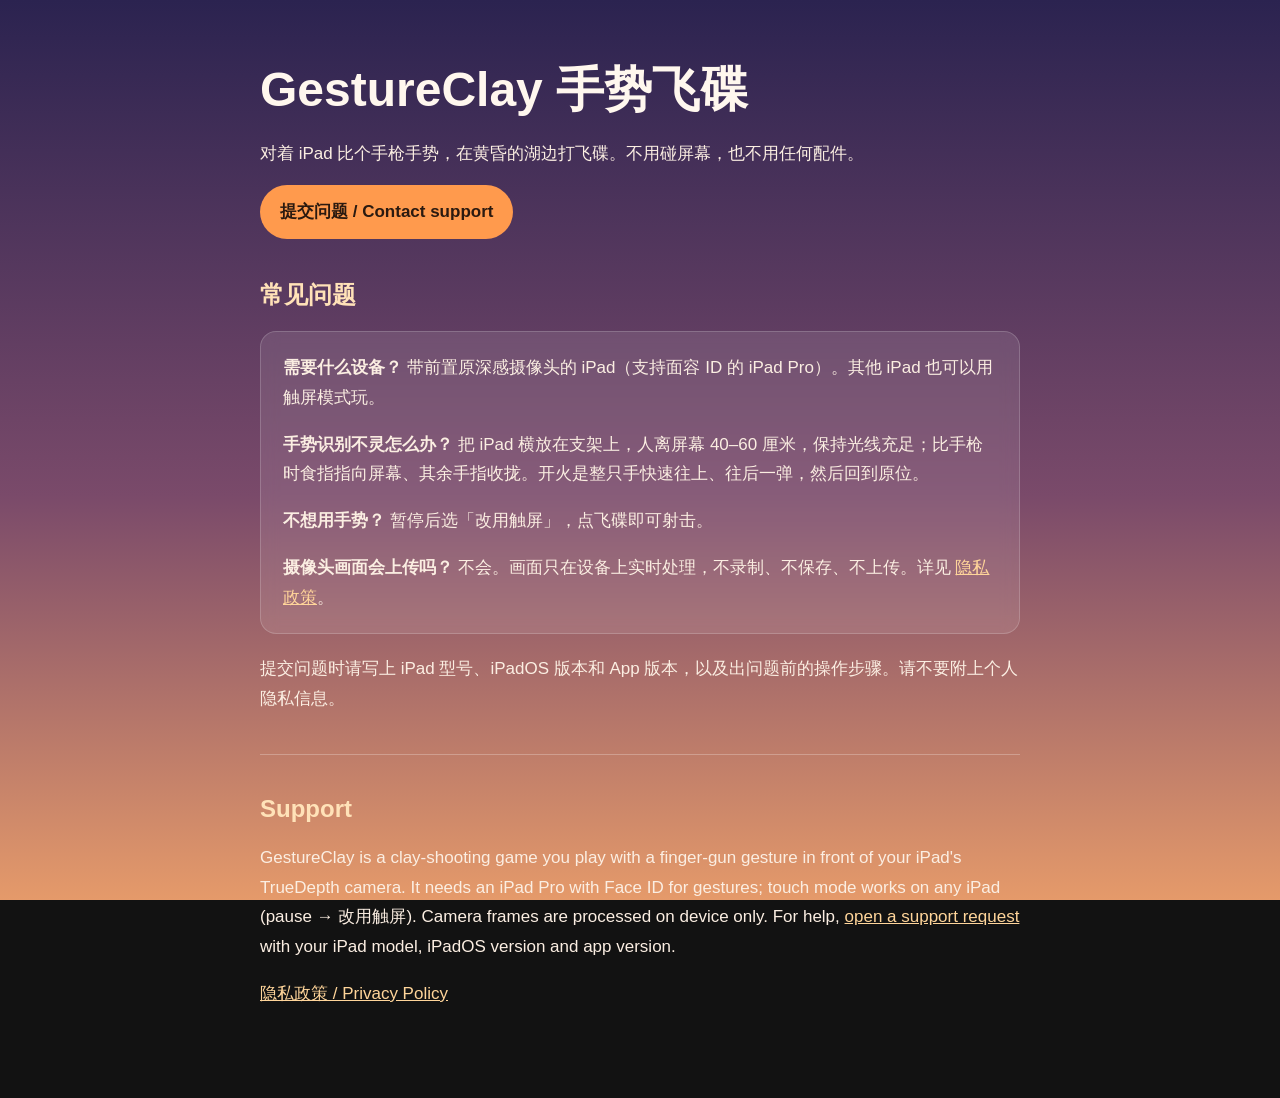
<file: index.html>
<!doctype html>
<html lang="zh-Hans">
<head>
<meta charset="utf-8">
<meta name="viewport" content="width=device-width, initial-scale=1">
<meta name="description" content="GestureClay 手势飞碟 技术支持">
<title>GestureClay 手势飞碟 · 支持</title>
<link rel="stylesheet" href="style.css">
</head>
<body>
<main>
<h1>GestureClay 手势飞碟</h1>
<p>对着 iPad 比个手枪手势，在黄昏的湖边打飞碟。不用碰屏幕，也不用任何配件。</p>
<p><a class="btn" href="https://github.com/jiaqianjing/gestureclay-support/issues/new">提交问题 / Contact support</a></p>

<h2>常见问题</h2>
<div class="card">
<p><b>需要什么设备？</b> 带前置原深感摄像头的 iPad（支持面容 ID 的 iPad Pro）。其他 iPad 也可以用触屏模式玩。</p>
<p><b>手势识别不灵怎么办？</b> 把 iPad 横放在支架上，人离屏幕 40–60 厘米，保持光线充足；比手枪时食指指向屏幕、其余手指收拢。开火是整只手快速往上、往后一弹，然后回到原位。</p>
<p><b>不想用手势？</b> 暂停后选「改用触屏」，点飞碟即可射击。</p>
<p><b>摄像头画面会上传吗？</b> 不会。画面只在设备上实时处理，不录制、不保存、不上传。详见 <a href="privacy.html">隐私政策</a>。</p>
</div>
<p>提交问题时请写上 iPad 型号、iPadOS 版本和 App 版本，以及出问题前的操作步骤。请不要附上个人隐私信息。</p>

<hr>
<h2>Support</h2>
<p>GestureClay is a clay-shooting game you play with a finger-gun gesture in front of your iPad's TrueDepth camera. It needs an iPad Pro with Face ID for gestures; touch mode works on any iPad (pause → 改用触屏). Camera frames are processed on device only. For help, <a href="https://github.com/jiaqianjing/gestureclay-support/issues/new">open a support request</a> with your iPad model, iPadOS version and app version.</p>
<p><a href="privacy.html">隐私政策 / Privacy Policy</a></p>
</main>
</body>
</html>
</file>
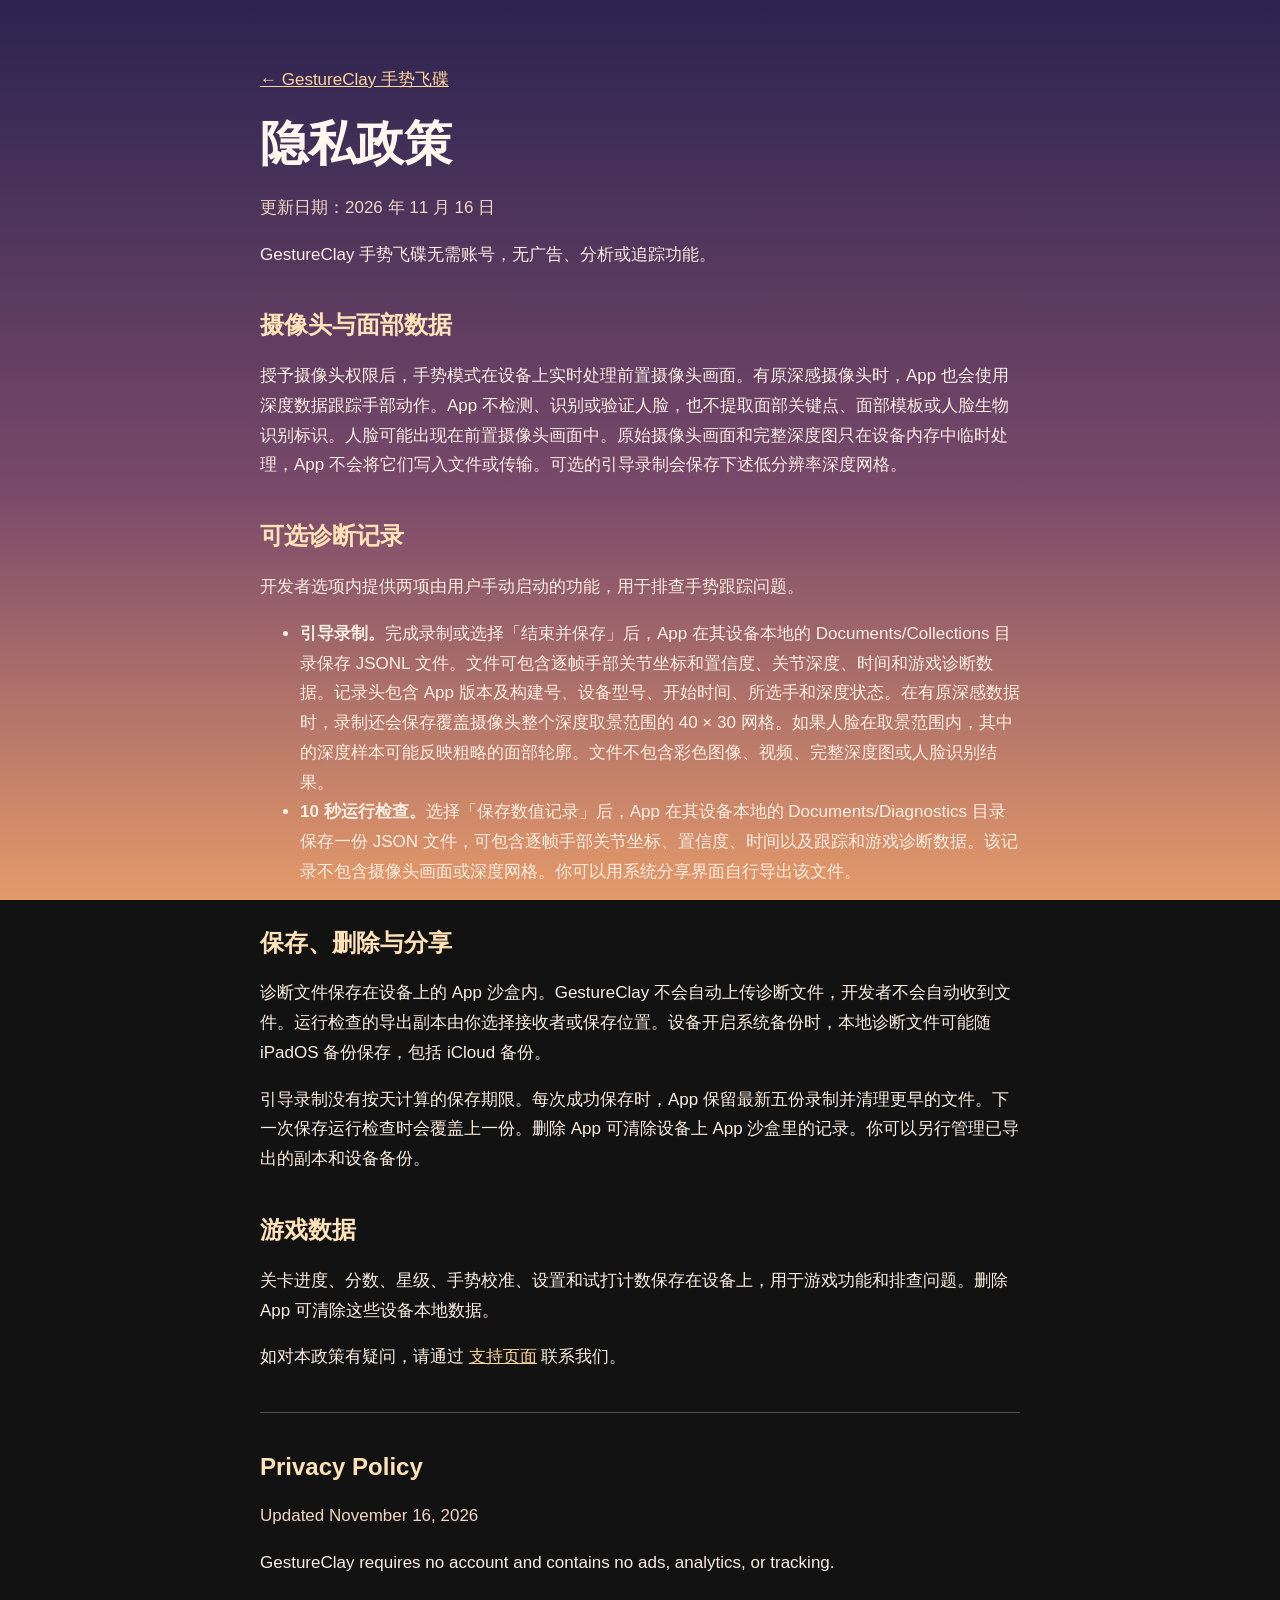
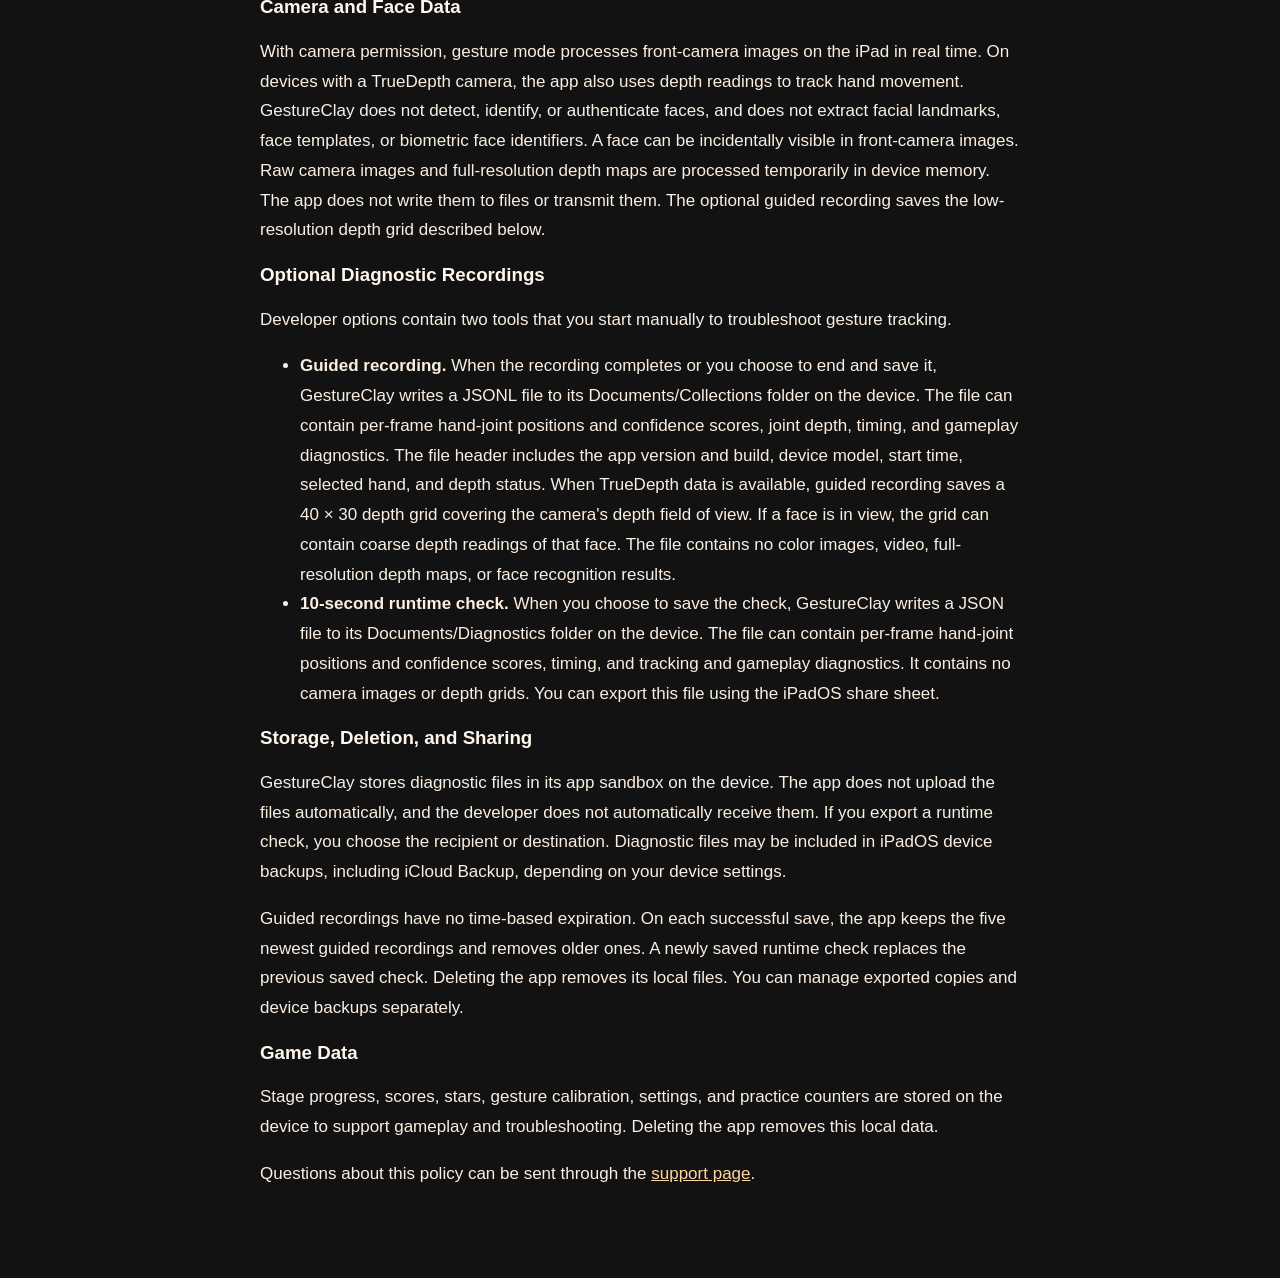
<file: privacy.html>
<!doctype html>
<html lang="zh-Hans">
<head>
<meta charset="utf-8">
<meta name="viewport" content="width=device-width, initial-scale=1">
<meta name="description" content="GestureClay 手势飞碟 隐私政策">
<title>GestureClay 手势飞碟 · 隐私政策</title>
<link rel="stylesheet" href="style.css">
</head>
<body>
<main>
<p><a href="index.html">← GestureClay 手势飞碟</a></p>
<h1>隐私政策</h1>
<p class="date">更新日期：2026 年 11 月 16 日</p>
<p>GestureClay 手势飞碟无需账号，无广告、分析或追踪功能。</p>

<h2 id="camera-face-zh">摄像头与面部数据</h2>
<p>授予摄像头权限后，手势模式在设备上实时处理前置摄像头画面。有原深感摄像头时，App 也会使用深度数据跟踪手部动作。App 不检测、识别或验证人脸，也不提取面部关键点、面部模板或人脸生物识别标识。人脸可能出现在前置摄像头画面中。原始摄像头画面和完整深度图只在设备内存中临时处理，App 不会将它们写入文件或传输。可选的引导录制会保存下述低分辨率深度网格。</p>

<h2 id="diagnostics-zh">可选诊断记录</h2>
<p>开发者选项内提供两项由用户手动启动的功能，用于排查手势跟踪问题。</p>
<ul>
<li><b>引导录制。</b>完成录制或选择「结束并保存」后，App 在其设备本地的 Documents/Collections 目录保存 JSONL 文件。文件可包含逐帧手部关节坐标和置信度、关节深度、时间和游戏诊断数据。记录头包含 App 版本及构建号、设备型号、开始时间、所选手和深度状态。在有原深感数据时，录制还会保存覆盖摄像头整个深度取景范围的 40 × 30 网格。如果人脸在取景范围内，其中的深度样本可能反映粗略的面部轮廓。文件不包含彩色图像、视频、完整深度图或人脸识别结果。</li>
<li><b>10 秒运行检查。</b>选择「保存数值记录」后，App 在其设备本地的 Documents/Diagnostics 目录保存一份 JSON 文件，可包含逐帧手部关节坐标、置信度、时间以及跟踪和游戏诊断数据。该记录不包含摄像头画面或深度网格。你可以用系统分享界面自行导出该文件。</li>
</ul>

<h2 id="retention-sharing-zh">保存、删除与分享</h2>
<p>诊断文件保存在设备上的 App 沙盒内。GestureClay 不会自动上传诊断文件，开发者不会自动收到文件。运行检查的导出副本由你选择接收者或保存位置。设备开启系统备份时，本地诊断文件可能随 iPadOS 备份保存，包括 iCloud 备份。</p>
<p>引导录制没有按天计算的保存期限。每次成功保存时，App 保留最新五份录制并清理更早的文件。下一次保存运行检查时会覆盖上一份。删除 App 可清除设备上 App 沙盒里的记录。你可以另行管理已导出的副本和设备备份。</p>

<h2 id="game-data-zh">游戏数据</h2>
<p>关卡进度、分数、星级、手势校准、设置和试打计数保存在设备上，用于游戏功能和排查问题。删除 App 可清除这些设备本地数据。</p>
<p>如对本政策有疑问，请通过 <a href="index.html">支持页面</a> 联系我们。</p>

<hr>
<section lang="en">
<h2>Privacy Policy</h2>
<p class="date">Updated November 16, 2026</p>
<p>GestureClay requires no account and contains no ads, analytics, or tracking.</p>

<h3 id="camera-face">Camera and Face Data</h3>
<p>With camera permission, gesture mode processes front-camera images on the iPad in real time. On devices with a TrueDepth camera, the app also uses depth readings to track hand movement. GestureClay does not detect, identify, or authenticate faces, and does not extract facial landmarks, face templates, or biometric face identifiers. A face can be incidentally visible in front-camera images. Raw camera images and full-resolution depth maps are processed temporarily in device memory. The app does not write them to files or transmit them. The optional guided recording saves the low-resolution depth grid described below.</p>

<h3 id="diagnostics">Optional Diagnostic Recordings</h3>
<p>Developer options contain two tools that you start manually to troubleshoot gesture tracking.</p>
<ul>
<li><b>Guided recording.</b> When the recording completes or you choose to end and save it, GestureClay writes a JSONL file to its Documents/Collections folder on the device. The file can contain per-frame hand-joint positions and confidence scores, joint depth, timing, and gameplay diagnostics. The file header includes the app version and build, device model, start time, selected hand, and depth status. When TrueDepth data is available, guided recording saves a 40 × 30 depth grid covering the camera's depth field of view. If a face is in view, the grid can contain coarse depth readings of that face. The file contains no color images, video, full-resolution depth maps, or face recognition results.</li>
<li><b>10-second runtime check.</b> When you choose to save the check, GestureClay writes a JSON file to its Documents/Diagnostics folder on the device. The file can contain per-frame hand-joint positions and confidence scores, timing, and tracking and gameplay diagnostics. It contains no camera images or depth grids. You can export this file using the iPadOS share sheet.</li>
</ul>

<h3 id="retention-sharing">Storage, Deletion, and Sharing</h3>
<p>GestureClay stores diagnostic files in its app sandbox on the device. The app does not upload the files automatically, and the developer does not automatically receive them. If you export a runtime check, you choose the recipient or destination. Diagnostic files may be included in iPadOS device backups, including iCloud Backup, depending on your device settings.</p>
<p>Guided recordings have no time-based expiration. On each successful save, the app keeps the five newest guided recordings and removes older ones. A newly saved runtime check replaces the previous saved check. Deleting the app removes its local files. You can manage exported copies and device backups separately.</p>

<h3 id="game-data">Game Data</h3>
<p>Stage progress, scores, stars, gesture calibration, settings, and practice counters are stored on the device to support gameplay and troubleshooting. Deleting the app removes this local data.</p>
<p>Questions about this policy can be sent through the <a href="index.html">support page</a>.</p>
</section>
</main>
</body>
</html>
</file>
<file: style.css>
:root{color-scheme:dark;font-family:-apple-system,BlinkMacSystemFont,"PingFang SC","Segoe UI",sans-serif}
body{margin:0;background:linear-gradient(180deg,#2b2350 0%,#7a4a6a 55%,#e59a6a 100%) fixed;color:#fff7ee;min-height:100vh}
main{max-width:760px;margin:0 auto;padding:48px 20px 72px}
a{color:#ffd59a}
h1{font-size:clamp(32px,7vw,48px);margin:.2em 0}
h2{margin-top:40px;color:#ffe2b8}
p,li{font-size:17px;line-height:1.75;color:#fbeee2}
.card{background:rgba(255,255,255,.1);border:1px solid rgba(255,255,255,.18);border-radius:16px;padding:4px 22px;margin:20px 0;backdrop-filter:blur(8px)}
.btn{display:inline-block;background:#ff9a4d;color:#2b1a10;font-weight:600;padding:12px 20px;border-radius:999px;text-decoration:none}
.date{color:#f3d6c4}
hr{border:0;border-top:1px solid rgba(255,255,255,.25);margin:40px 0}
</file>
